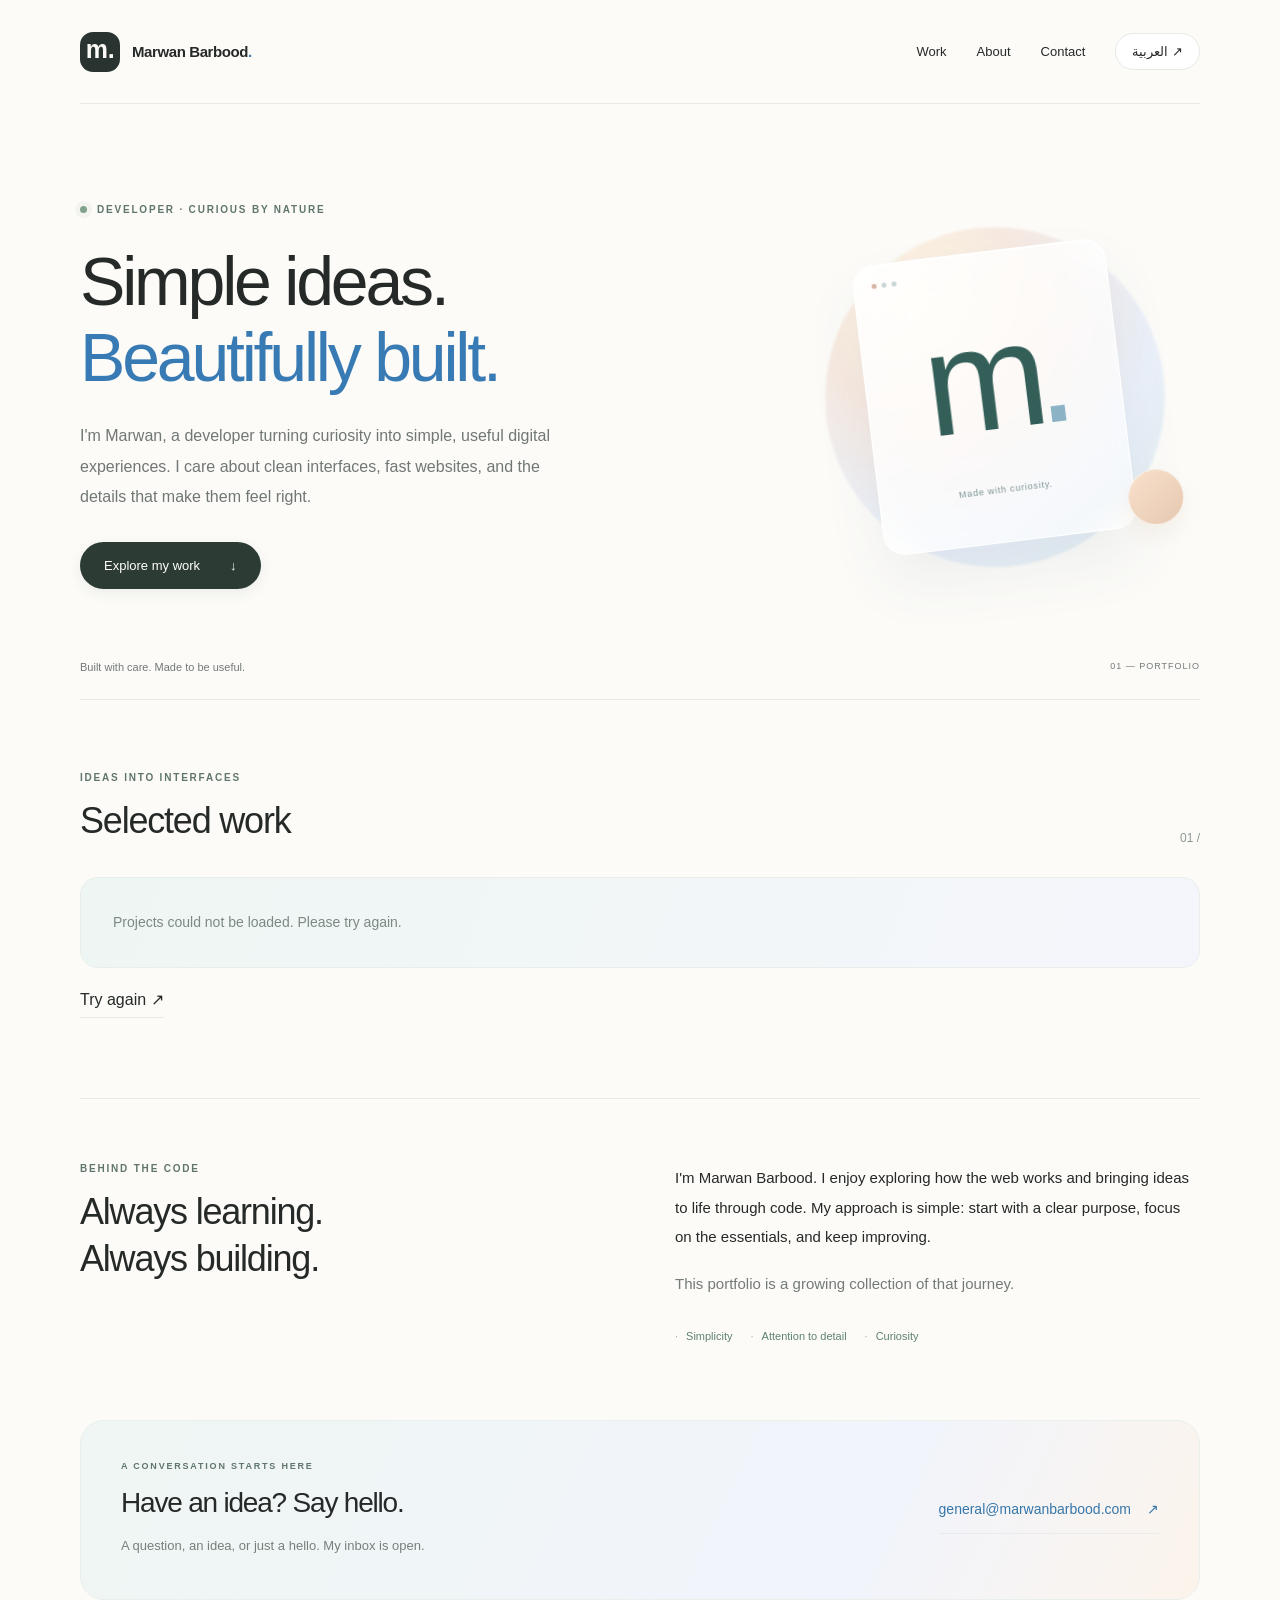
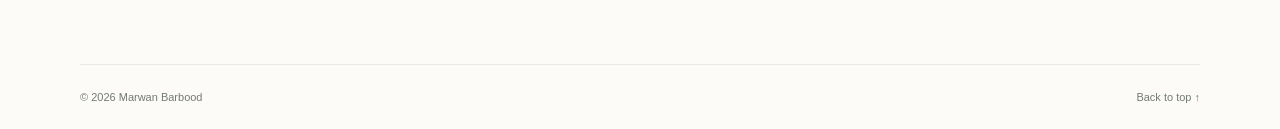
<file: index.html>
<!doctype html>
<html lang="en" dir="ltr">
<head>
  <meta charset="utf-8">
  <meta name="viewport" content="width=device-width, initial-scale=1">
  <meta name="theme-color" content="#f6f5f0">
  <meta name="description" content="Marwan Barbood — developer building thoughtful digital experiences with simplicity and purpose.">
  <link rel="canonical" href="https://official.marwanbarbood.com/">
  <title>Marwan Barbood — Developer</title>
  <link rel="icon" href="./favicon.svg" type="image/svg+xml">
  <link rel="stylesheet" href="./styles.css">
  <script src="./app.js" defer></script>
</head>
<body>
  <a class="skip" href="#main" data-i18n="skip">Skip to content</a>
  <header class="header wrap">
    <a class="wordmark" href="#" aria-label="Marwan Barbood"><span class="monogram" aria-hidden="true">m.</span><span>Marwan Barbood<span class="brand-dot">.</span></span></a>
    <nav aria-label="Main navigation" id="navigation">
      <a href="#projects" data-i18n="work">Work</a><a href="#about" data-i18n="about">About</a><a href="#contact" class="nav-contact" data-i18n="contactNav">Contact</a>
      <button id="language" type="button" lang="ar" aria-label="Switch to Arabic">العربية <span aria-hidden="true">↗</span></button>
    </nav>
  </header>
  <main id="main">
    <section class="hero wrap" aria-labelledby="hero-title">
      <div class="hero-content"><p class="eyebrow"><span class="status-dot" aria-hidden="true"></span><span data-i18n="intro">DEVELOPER · CURIOUS BY NATURE</span></p>
      <h1 id="hero-title"><span data-i18n="headline1">Small details.</span><br><span class="muted" data-i18n="headline2">Thoughtful experiences.</span></h1>
      <p class="hero-copy" data-i18n="bio">I'm Marwan, a developer turning curiosity into simple, useful digital experiences. I care about clean interfaces, fast websites, and the details that make them feel right.</p>
      <a class="button" href="#projects"><span data-i18n="view">Explore my work</span><span aria-hidden="true">↓</span></a>
      </div><div class="hero-art" aria-hidden="true"><div class="art-halo"></div><div class="art-window"><div class="window-bar"><i></i><i></i><i></i></div><div class="art-letter">m<span>.</span></div><div class="art-caption">Made with curiosity.</div></div><div class="art-orbit"></div></div><div class="hero-bottom"><span data-i18n="signature">Built with care. Made to be useful.</span><span class="index-mark" aria-hidden="true">01 — PORTFOLIO</span></div>
    </section>
    <section class="projects wrap" id="projects" aria-labelledby="projects-title">
      <div class="section-top"><div><p class="eyebrow" data-i18n="selected">IDEAS INTO INTERFACES</p><h2 id="projects-title" data-i18n="projects">Selected work</h2></div><span class="section-number" aria-hidden="true">01 /</span></div>
      <p id="project-status" class="project-status" role="status" aria-live="polite">Loading projects…</p>
      <button id="retry" class="text-button" type="button" hidden data-i18n="retry">Try again ↗</button>
      <div id="project-list" class="project-grid" aria-busy="true"></div>
      <noscript>Enable JavaScript to load projects. / فعّل JavaScript لعرض المشاريع.</noscript>
    </section>
    <section class="about wrap" id="about" aria-labelledby="about-title">
      <div><p class="eyebrow" data-i18n="behind">BEHIND THE CODE</p><h2 id="about-title" data-i18n="aboutTitle">Always learning.<br>Always building.</h2></div>
      <div class="about-copy"><p data-i18n="aboutCopy">I'm Marwan Barbood. I enjoy exploring how the web works and bringing ideas to life through code. My approach is simple: start with a clear purpose, focus on the essentials, and keep improving.</p><p class="muted" data-i18n="aboutEnd">This portfolio is a growing collection of that journey.</p><div class="principles"><span data-i18n="simple">Simplicity</span><span data-i18n="care">Attention to detail</span><span data-i18n="curiosity">Curiosity</span></div></div>
    </section>
    <section class="contact wrap" id="contact" aria-labelledby="contact-title"><div><p class="eyebrow" data-i18n="contactLabel">A CONVERSATION STARTS HERE</p><h2 id="contact-title" data-i18n="contactTitle">Have an idea? Say hello.</h2><p data-i18n="contactCopy">A question, an idea, or just a hello. My inbox is open.</p></div><a class="email-link" href="mailto:general@marwanbarbood.com"><span dir="ltr">general@marwanbarbood.com</span><span aria-hidden="true">↗</span></a></section>
  </main>
  <footer class="wrap footer"><span>© <span id="year">2026</span> <span data-i18n="name">Marwan Barbood</span></span><a href="#" data-i18n="top">Back to top ↑</a></footer>
</body>
</html>
</file>
<file: styles.css>
:root{color-scheme:light;--paper:#fcfbf8;--ink:#252927;--muted:#737a78;--line:#e7e9e5;--accent:#387ab3;font-family:-apple-system,BlinkMacSystemFont,"Segoe UI",Tahoma,Arial,sans-serif;color:var(--ink);background:var(--paper);font-synthesis:none}*{box-sizing:border-box}html{scroll-behavior:smooth;scroll-padding-top:32px}body{margin:0}a{color:inherit;text-decoration:none}button{font:inherit;color:inherit;cursor:pointer}a,button{-webkit-tap-highlight-color:transparent}a:focus-visible,button:focus-visible{outline:2px solid var(--accent);outline-offset:6px}a:hover{color:var(--accent)}.wrap{width:min(1120px,calc(100% - 96px));margin-inline:auto}.header{display:flex;align-items:center;justify-content:space-between;min-height:104px;border-bottom:1px solid var(--line);gap:24px}.wordmark{display:flex;align-items:center;gap:12px;font-size:15px;font-weight:600;letter-spacing:-.4px}.monogram{font-size:25px;background:#29332f;color:var(--paper);width:40px;height:40px;border-radius:13px;display:grid;place-items:center;padding-bottom:5px}.brand-dot{color:var(--accent)}nav{display:flex;align-items:center;gap:30px;font-size:13px}nav button{background:#fff;border:1px solid var(--line);border-radius:30px;padding:10px 16px}nav button:hover{background:#eef5fc}nav button span{margin-inline-start:12px}.hero{position:relative;padding-top:100px;display:grid;grid-template-columns:1.25fr .75fr;column-gap:24px;align-items:center}.hero-content{position:relative;z-index:1}.eyebrow{font-size:10px;letter-spacing:1.8px;font-weight:600;display:flex;gap:10px;align-items:center;margin:0 0 28px;color:#60756c}.status-dot{width:7px;height:7px;border-radius:100%;background:#80a18c;box-shadow:0 0 0 5px #80a18c12}h1{font-size:clamp(44px,5.4vw,68px);font-weight:500;line-height:1.12;letter-spacing:-3.2px;margin:0 0 26px}.muted{color:var(--muted)}h1 .muted{color:var(--accent)}.hero-copy{max-width:500px;font-size:16px;line-height:1.9;color:#707775;margin-bottom:30px}.button{display:inline-flex;gap:30px;align-items:center;border-radius:30px;background:#2c3c34;color:#fff;padding:16px 24px;font-size:13px;box-shadow:0 4px 14px #2c3c3414}.button:hover{background:var(--accent);color:white}.hero-bottom{grid-column:1/-1;display:flex;justify-content:space-between;border-bottom:1px solid var(--line);padding:72px 0 26px;font-size:11px;color:var(--muted)}.index-mark{letter-spacing:1px;font-size:9px}.hero-art{position:relative;height:360px;display:grid;place-items:center;isolation:isolate;direction:ltr}.art-halo{position:absolute;width:340px;height:340px;border-radius:50%;background:radial-gradient(circle at 30% 25%,#fff6dc 0,#f6e4d8 30%,#e5edfa 65%,#d4e9e8 100%);filter:blur(1px);opacity:.75}.art-window{position:relative;width:255px;height:292px;border:1px solid #fffffffa;border-radius:22px;background:linear-gradient(140deg,#ffffffeb,#ffffff80);box-shadow:0 30px 60px #3f556e12,inset 0 1px 0 white;backdrop-filter:blur(15px);transform:rotate(-7deg);display:flex;flex-direction:column;align-items:center}.window-bar{display:flex;gap:5px;width:100%;padding:18px}.window-bar i{width:5px;height:5px;border-radius:100%;background:#c8d4d4}.window-bar i:first-child{background:#d8b5a3}.art-letter{font-size:148px;line-height:1.15;font-weight:500;letter-spacing:-14px;color:#335f58}.art-letter span{color:#8bb2c5}.art-caption{font-size:9px;letter-spacing:.8px;color:#7c9293;margin-top:22px}.art-orbit{position:absolute;border-radius:100%;width:56px;height:56px;inset-inline-end:16px;bottom:52px;background:linear-gradient(135deg,#f9e1cc,#e6c8b0);box-shadow:0 10px 20px #c2986c18;border:1px solid #ffffff90}.projects{padding-top:72px;padding-bottom:80px}.section-top{display:flex;justify-content:space-between;align-items:end;margin-bottom:32px}.section-top .eyebrow,.about .eyebrow{margin-bottom:15px}h2{font-size:36px;line-height:1.3;font-weight:500;letter-spacing:-1.2px;margin:0}.section-number{font-size:12px;color:#8b9992}.project-grid{display:grid;grid-template-columns:repeat(2,minmax(0,1fr));gap:30px}.project-card{border:1px solid #edf0eb;border-radius:22px;padding:0 26px 26px;background:#fff;display:flex;flex-direction:column;overflow:hidden;box-shadow:0 10px 35px #29332f04;transition:transform .25s,box-shadow .25s}.project-card:hover{transform:translateY(-3px);box-shadow:0 14px 35px #29332f0a}.project-image,.project-art{display:block;width:calc(100% + 52px);max-width:none;margin-inline:-26px;aspect-ratio:16/10;height:auto;object-fit:cover;object-position:top;margin-bottom:25px;background:#eef4f5}.project-art{display:grid;place-items:center;background:linear-gradient(135deg,#ecf4f9,#edf3e9 70%,#faf1e4);color:#8da6a1}.project-card:nth-child(even) .project-art{background:linear-gradient(135deg,#f9f1e6,#f0eaf7 70%,#e8f2f4);color:#a69baf}.project-art span{font-size:100px;font-weight:500}.project-card .number{font-size:10px;color:#8d9b97;letter-spacing:1px;margin-bottom:12px}.project-card h3{font-size:24px;font-weight:500;letter-spacing:-.7px;margin:0 0 12px}.project-card p{font-size:14px;line-height:1.9;color:#757c78;margin:0 0 24px}.project-links{display:flex;gap:24px;margin-top:auto;font-size:12px;color:#3b7aaa}.project-status{color:#7c8982;font-size:14px;line-height:1.8}.project-status:not(:empty){padding:32px;border-radius:18px;background:linear-gradient(110deg,#eef6f3,#f5f6fc);border:1px solid #e8eee9}.text-button{border:0;border-bottom:1px solid var(--line);padding:8px 0;background:none}.about{border-top:1px solid var(--line);padding-top:64px;padding-bottom:72px;display:grid;grid-template-columns:1fr 1fr;gap:70px}#about-title{white-space:pre-line}.about-copy{font-size:15px;line-height:1.95}.about-copy p{margin:0 0 18px}.principles{display:flex;gap:18px;flex-wrap:wrap;font-size:11px;margin-top:28px;color:#5e8270}.principles span::before{content:'·';margin-inline-end:8px;color:#9eb7a1}.contact{background:linear-gradient(115deg,#eff6f3,#f1f4fc 70%,#fcf4eb);padding:40px;border:1px solid #e9efea;border-radius:24px;display:flex;align-items:center;justify-content:space-between;gap:24px;margin-bottom:64px}.contact .eyebrow{margin-bottom:14px;font-size:9px}.contact h2{font-size:28px}.contact p:not(.eyebrow){font-size:13px;color:#748179;line-height:1.9;margin-bottom:0}.email-link{display:inline-flex;align-items:center;gap:16px;font-size:14px;color:#3676a9;padding:16px 0;border-bottom:1px solid #a9bfd32e}.footer{border-top:1px solid var(--line);display:flex;justify-content:space-between;padding-block:26px;font-size:11px;color:var(--muted)}.skip{position:absolute;top:-100px;inset-inline-start:20px;background:var(--ink);color:white;padding:14px;z-index:10}.skip:focus{top:10px}[hidden]{display:none!important}[dir=rtl] h1,[dir=rtl] h2,[dir=rtl] h3{letter-spacing:0}[dir=rtl] h1{line-height:1.6;font-size:clamp(40px,4.8vw,60px)}[dir=rtl] .eyebrow{letter-spacing:0}[dir=rtl] .hero-copy{line-height:2}[dir=rtl] .hero-art{direction:ltr}
@media(max-width:900px){.wrap{width:calc(100% - 48px)}.hero{column-gap:0}.hero-art{transform:scale(.8);transform-origin:center}.art-halo{width:300px;height:300px}h1{font-size:52px}.contact{align-items:flex-start;flex-direction:column;padding:32px}.about{gap:35px}}@media(max-width:620px){.wrap{width:calc(100% - 40px)}.header{min-height:86px;gap:10px}.wordmark{font-size:12px;gap:8px}.monogram{width:32px;height:32px;font-size:22px;border-radius:10px}nav{gap:15px;font-size:12px}.nav-contact{display:none}nav button{padding:8px 10px}nav button span{display:none}.hero{padding-top:58px;grid-template-columns:1fr}.hero-content{max-width:100%}h1{font-size:48px;letter-spacing:-2.2px}.hero-copy{font-size:15px;max-width:100%}.hero-art{height:240px;margin-top:24px;transform:scale(.72);margin-bottom:-25px}.hero-bottom{padding-top:32px}.index-mark{display:none}.projects{padding-top:48px;padding-bottom:52px}h2{font-size:29px}.project-grid{grid-template-columns:1fr;gap:24px}.about{grid-template-columns:1fr;gap:28px;padding-block:48px}.contact{width:calc(100% - 40px);padding:28px;margin-bottom:40px;border-radius:20px}.contact h2{font-size:26px}.email-link{font-size:13px;gap:12px}.footer{gap:20px;font-size:10px}.eyebrow{font-size:9px}[dir=rtl] h1{font-size:45px}}
@media(prefers-reduced-motion:reduce){html{scroll-behavior:auto}.project-card{transition:none}.project-card:hover{transform:none}}
</file>
